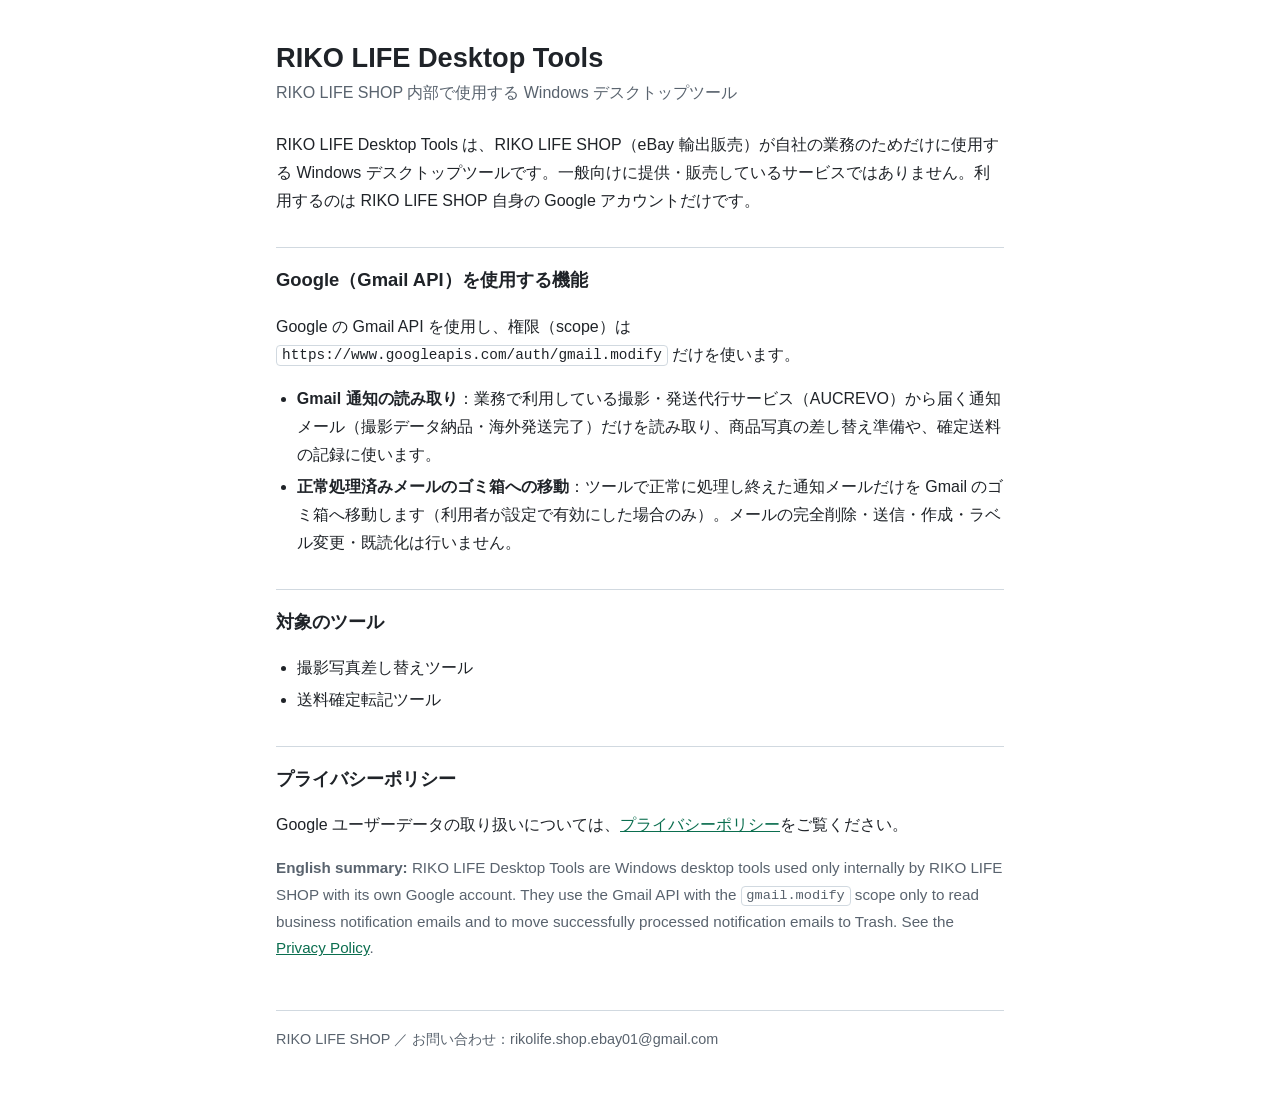
<file: index.html>
<!doctype html>
<html lang="ja">
<head>
<meta charset="utf-8">
<meta name="viewport" content="width=device-width, initial-scale=1">
<title>RIKO LIFE Desktop Tools</title>
<link rel="stylesheet" href="style.css">
</head>
<body>
<main>
<h1>RIKO LIFE Desktop Tools</h1>
<p class="sub">RIKO LIFE SHOP 内部で使用する Windows デスクトップツール</p>

<p>RIKO LIFE Desktop Tools は、RIKO LIFE SHOP（eBay 輸出販売）が自社の業務のためだけに使用する Windows デスクトップツールです。一般向けに提供・販売しているサービスではありません。利用するのは RIKO LIFE SHOP 自身の Google アカウントだけです。</p>

<h2>Google（Gmail API）を使用する機能</h2>
<p>Google の Gmail API を使用し、権限（scope）は <code>https://www.googleapis.com/auth/gmail.modify</code> だけを使います。</p>
<ul>
<li><strong>Gmail 通知の読み取り</strong>：業務で利用している撮影・発送代行サービス（AUCREVO）から届く通知メール（撮影データ納品・海外発送完了）だけを読み取り、商品写真の差し替え準備や、確定送料の記録に使います。</li>
<li><strong>正常処理済みメールのゴミ箱への移動</strong>：ツールで正常に処理し終えた通知メールだけを Gmail のゴミ箱へ移動します（利用者が設定で有効にした場合のみ）。メールの完全削除・送信・作成・ラベル変更・既読化は行いません。</li>
</ul>

<h2>対象のツール</h2>
<ul>
<li>撮影写真差し替えツール</li>
<li>送料確定転記ツール</li>
</ul>

<h2>プライバシーポリシー</h2>
<p>Google ユーザーデータの取り扱いについては、<a href="privacy.html">プライバシーポリシー</a>をご覧ください。</p>

<p class="lang"><strong>English summary:</strong> RIKO LIFE Desktop Tools are Windows desktop tools used only internally by RIKO LIFE SHOP with its own Google account. They use the Gmail API with the <code>gmail.modify</code> scope only to read business notification emails and to move successfully processed notification emails to Trash. See the <a href="privacy.html">Privacy Policy</a>.</p>

<footer>RIKO LIFE SHOP ／ お問い合わせ：rikolife.shop.ebay01@gmail.com</footer>
</main>
</body>
</html>
</file>
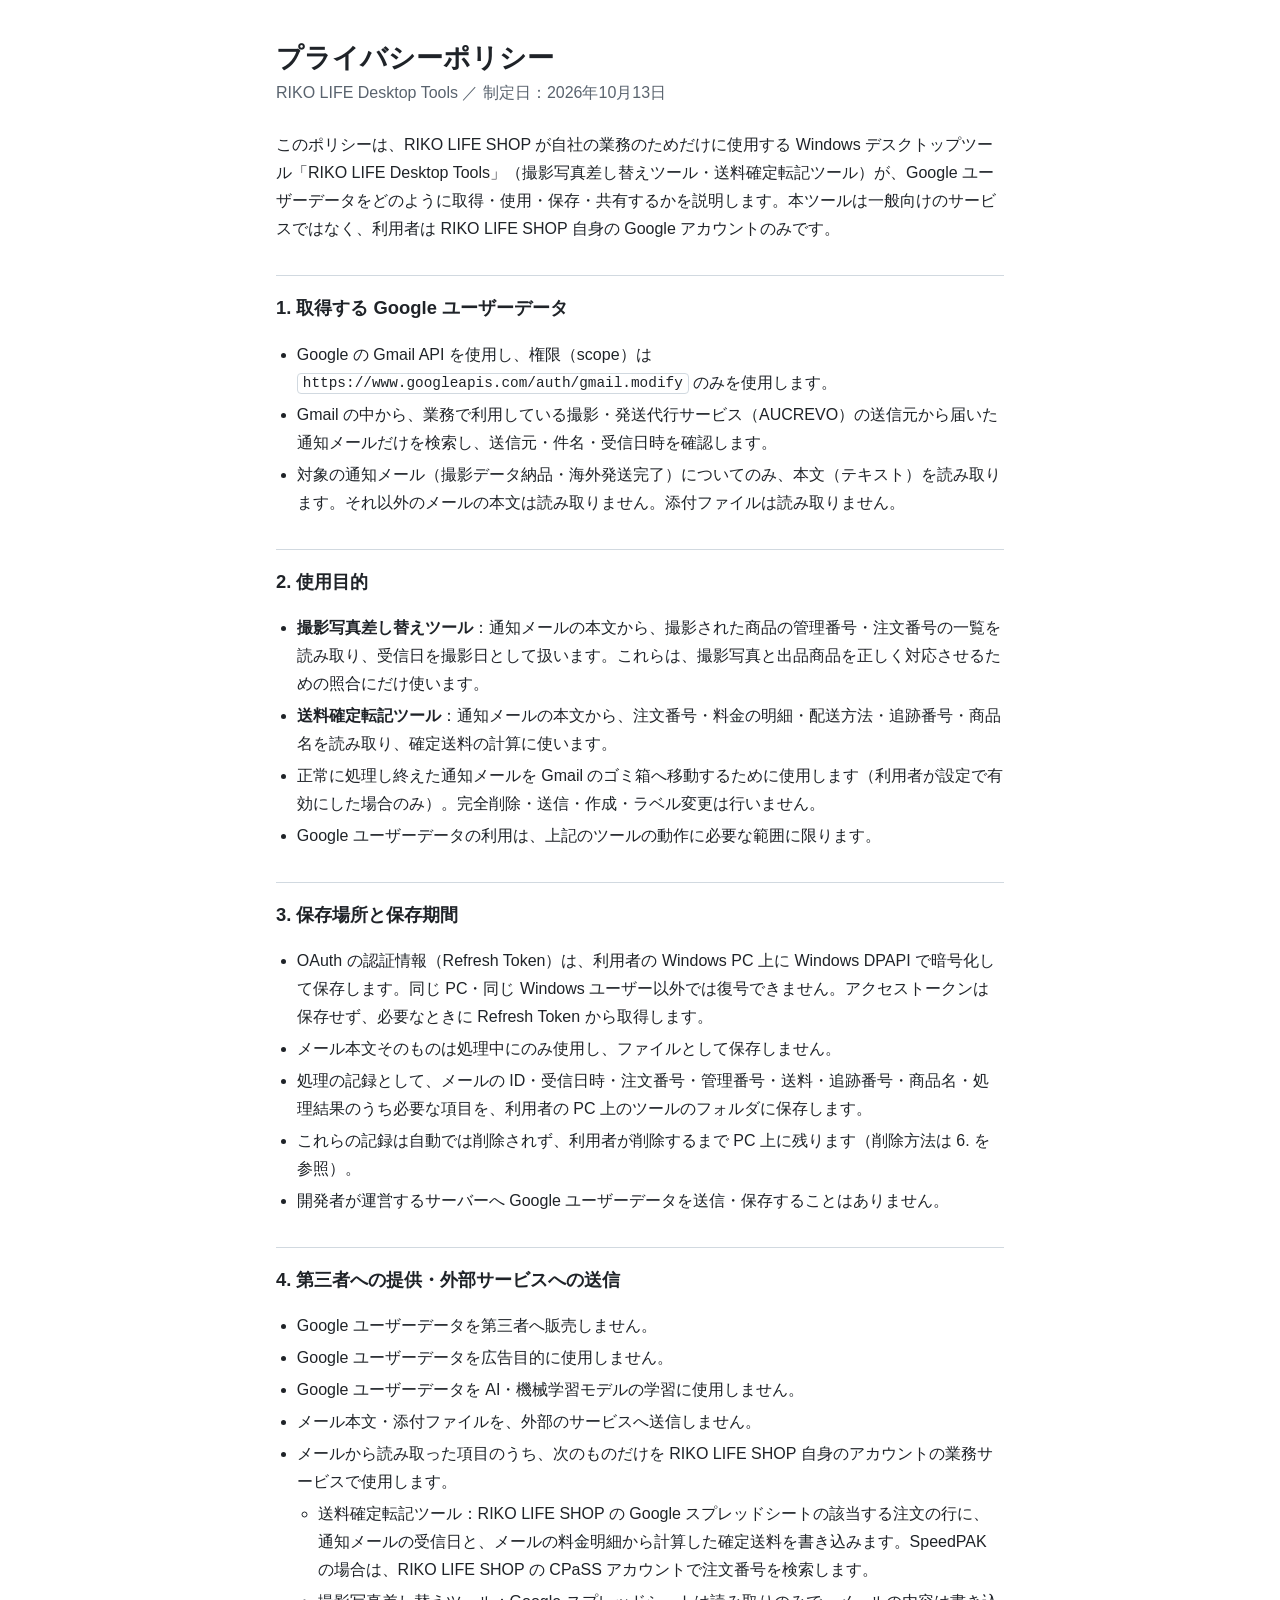
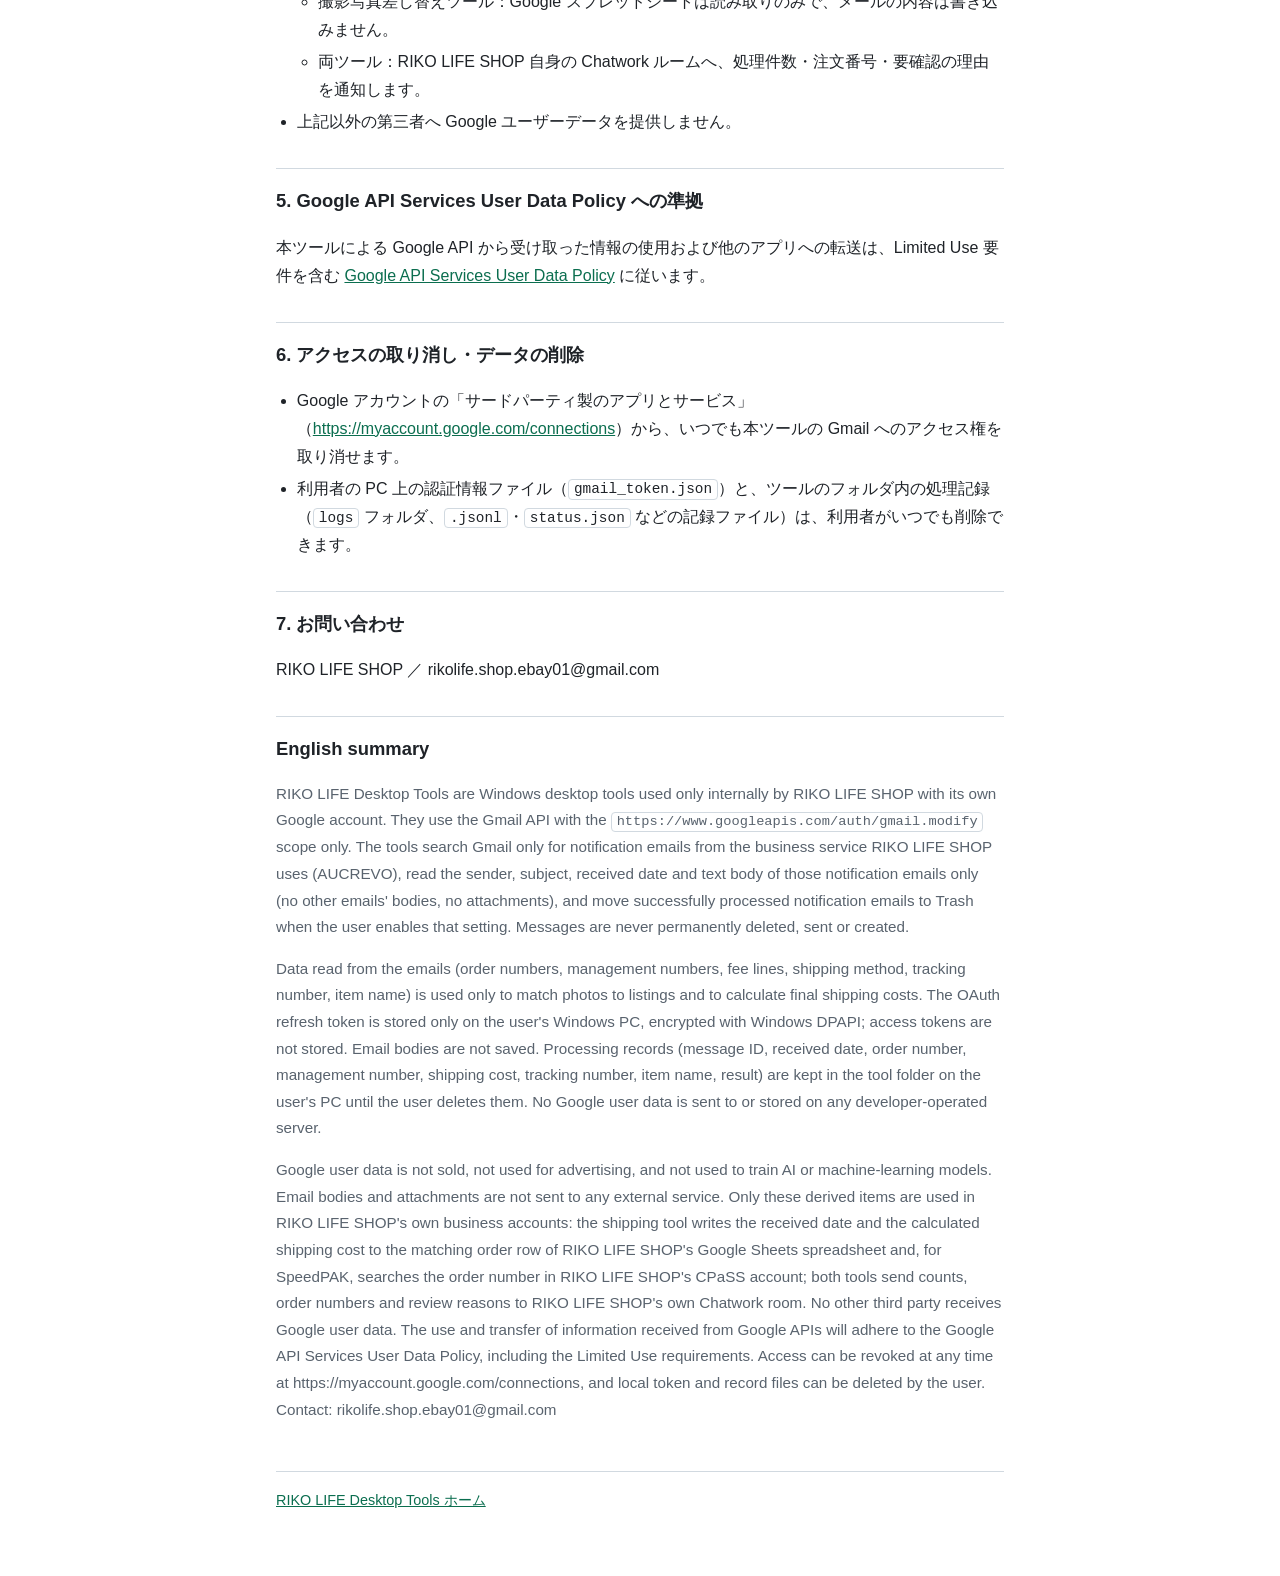
<file: privacy.html>
<!doctype html>
<html lang="ja">
<head>
<meta charset="utf-8">
<meta name="viewport" content="width=device-width, initial-scale=1">
<title>Privacy Policy – RIKO LIFE Desktop Tools</title>
<link rel="stylesheet" href="style.css">
</head>
<body>
<main>
<h1>プライバシーポリシー</h1>
<p class="sub">RIKO LIFE Desktop Tools ／ 制定日：2026年10月13日</p>

<p>このポリシーは、RIKO LIFE SHOP が自社の業務のためだけに使用する Windows デスクトップツール「RIKO LIFE Desktop Tools」（撮影写真差し替えツール・送料確定転記ツール）が、Google ユーザーデータをどのように取得・使用・保存・共有するかを説明します。本ツールは一般向けのサービスではなく、利用者は RIKO LIFE SHOP 自身の Google アカウントのみです。</p>

<h2>1. 取得する Google ユーザーデータ</h2>
<ul>
<li>Google の Gmail API を使用し、権限（scope）は <code>https://www.googleapis.com/auth/gmail.modify</code> のみを使用します。</li>
<li>Gmail の中から、業務で利用している撮影・発送代行サービス（AUCREVO）の送信元から届いた通知メールだけを検索し、送信元・件名・受信日時を確認します。</li>
<li>対象の通知メール（撮影データ納品・海外発送完了）についてのみ、本文（テキスト）を読み取ります。それ以外のメールの本文は読み取りません。添付ファイルは読み取りません。</li>
</ul>

<h2>2. 使用目的</h2>
<ul>
<li><strong>撮影写真差し替えツール</strong>：通知メールの本文から、撮影された商品の管理番号・注文番号の一覧を読み取り、受信日を撮影日として扱います。これらは、撮影写真と出品商品を正しく対応させるための照合にだけ使います。</li>
<li><strong>送料確定転記ツール</strong>：通知メールの本文から、注文番号・料金の明細・配送方法・追跡番号・商品名を読み取り、確定送料の計算に使います。</li>
<li>正常に処理し終えた通知メールを Gmail のゴミ箱へ移動するために使用します（利用者が設定で有効にした場合のみ）。完全削除・送信・作成・ラベル変更は行いません。</li>
<li>Google ユーザーデータの利用は、上記のツールの動作に必要な範囲に限ります。</li>
</ul>

<h2>3. 保存場所と保存期間</h2>
<ul>
<li>OAuth の認証情報（Refresh Token）は、利用者の Windows PC 上に Windows DPAPI で暗号化して保存します。同じ PC・同じ Windows ユーザー以外では復号できません。アクセストークンは保存せず、必要なときに Refresh Token から取得します。</li>
<li>メール本文そのものは処理中にのみ使用し、ファイルとして保存しません。</li>
<li>処理の記録として、メールの ID・受信日時・注文番号・管理番号・送料・追跡番号・商品名・処理結果のうち必要な項目を、利用者の PC 上のツールのフォルダに保存します。</li>
<li>これらの記録は自動では削除されず、利用者が削除するまで PC 上に残ります（削除方法は 6. を参照）。</li>
<li>開発者が運営するサーバーへ Google ユーザーデータを送信・保存することはありません。</li>
</ul>

<h2>4. 第三者への提供・外部サービスへの送信</h2>
<ul>
<li>Google ユーザーデータを第三者へ販売しません。</li>
<li>Google ユーザーデータを広告目的に使用しません。</li>
<li>Google ユーザーデータを AI・機械学習モデルの学習に使用しません。</li>
<li>メール本文・添付ファイルを、外部のサービスへ送信しません。</li>
<li>メールから読み取った項目のうち、次のものだけを RIKO LIFE SHOP 自身のアカウントの業務サービスで使用します。
  <ul>
  <li>送料確定転記ツール：RIKO LIFE SHOP の Google スプレッドシートの該当する注文の行に、通知メールの受信日と、メールの料金明細から計算した確定送料を書き込みます。SpeedPAK の場合は、RIKO LIFE SHOP の CPaSS アカウントで注文番号を検索します。</li>
  <li>撮影写真差し替えツール：Google スプレッドシートは読み取りのみで、メールの内容は書き込みません。</li>
  <li>両ツール：RIKO LIFE SHOP 自身の Chatwork ルームへ、処理件数・注文番号・要確認の理由を通知します。</li>
  </ul>
</li>
<li>上記以外の第三者へ Google ユーザーデータを提供しません。</li>
</ul>

<h2>5. Google API Services User Data Policy への準拠</h2>
<p>本ツールによる Google API から受け取った情報の使用および他のアプリへの転送は、Limited Use 要件を含む <a href="https://developers.google.com/terms/api-services-user-data-policy">Google API Services User Data Policy</a> に従います。</p>

<h2>6. アクセスの取り消し・データの削除</h2>
<ul>
<li>Google アカウントの「サードパーティ製のアプリとサービス」（<a href="https://myaccount.google.com/connections">https://myaccount.google.com/connections</a>）から、いつでも本ツールの Gmail へのアクセス権を取り消せます。</li>
<li>利用者の PC 上の認証情報ファイル（<code>gmail_token.json</code>）と、ツールのフォルダ内の処理記録（<code>logs</code> フォルダ、<code>.jsonl</code>・<code>status.json</code> などの記録ファイル）は、利用者がいつでも削除できます。</li>
</ul>

<h2>7. お問い合わせ</h2>
<p>RIKO LIFE SHOP ／ rikolife.shop.ebay01@gmail.com</p>

<h2 lang="en">English summary</h2>
<div lang="en" class="lang">
<p>RIKO LIFE Desktop Tools are Windows desktop tools used only internally by RIKO LIFE SHOP with its own Google account. They use the Gmail API with the <code>https://www.googleapis.com/auth/gmail.modify</code> scope only. The tools search Gmail only for notification emails from the business service RIKO LIFE SHOP uses (AUCREVO), read the sender, subject, received date and text body of those notification emails only (no other emails' bodies, no attachments), and move successfully processed notification emails to Trash when the user enables that setting. Messages are never permanently deleted, sent or created.</p>
<p>Data read from the emails (order numbers, management numbers, fee lines, shipping method, tracking number, item name) is used only to match photos to listings and to calculate final shipping costs. The OAuth refresh token is stored only on the user's Windows PC, encrypted with Windows DPAPI; access tokens are not stored. Email bodies are not saved. Processing records (message ID, received date, order number, management number, shipping cost, tracking number, item name, result) are kept in the tool folder on the user's PC until the user deletes them. No Google user data is sent to or stored on any developer-operated server.</p>
<p>Google user data is not sold, not used for advertising, and not used to train AI or machine-learning models. Email bodies and attachments are not sent to any external service. Only these derived items are used in RIKO LIFE SHOP's own business accounts: the shipping tool writes the received date and the calculated shipping cost to the matching order row of RIKO LIFE SHOP's Google Sheets spreadsheet and, for SpeedPAK, searches the order number in RIKO LIFE SHOP's CPaSS account; both tools send counts, order numbers and review reasons to RIKO LIFE SHOP's own Chatwork room. No other third party receives Google user data. The use and transfer of information received from Google APIs will adhere to the Google API Services User Data Policy, including the Limited Use requirements. Access can be revoked at any time at https://myaccount.google.com/connections, and local token and record files can be deleted by the user. Contact: rikolife.shop.ebay01@gmail.com</p>
</div>

<footer><a href="index.html">RIKO LIFE Desktop Tools ホーム</a></footer>
</main>
</body>
</html>
</file>
<file: style.css>
:root{--bg:#ffffff;--fg:#1f2328;--muted:#59636e;--line:#d1d9e0;--accent:#0b6e4f}
@media (prefers-color-scheme: dark){:root{--bg:#0d1117;--fg:#e6edf3;--muted:#9198a1;--line:#3d444d;--accent:#3fb98b}}
*{box-sizing:border-box}body{margin:0;background:var(--bg);color:var(--fg);font:16px/1.75 -apple-system,"Segoe UI","Hiragino Sans","Meiryo",sans-serif}
main{max-width:760px;margin:0 auto;padding:40px 16px 64px}h1{font-size:1.7rem;line-height:1.3;margin:0 0 4px}h2{font-size:1.15rem;margin:2rem 0 .4rem;padding-top:1rem;border-top:1px solid var(--line)}
.sub{color:var(--muted);margin:0 0 1.5rem}a{color:var(--accent)}ul{padding-left:1.3rem}li{margin:.25rem 0}code{font-size:.9em;padding:.1em .35em;border:1px solid var(--line);border-radius:4px}
.lang{color:var(--muted);font-size:.95rem}footer{margin-top:3rem;padding-top:1rem;border-top:1px solid var(--line);color:var(--muted);font-size:.9rem}
</file>
